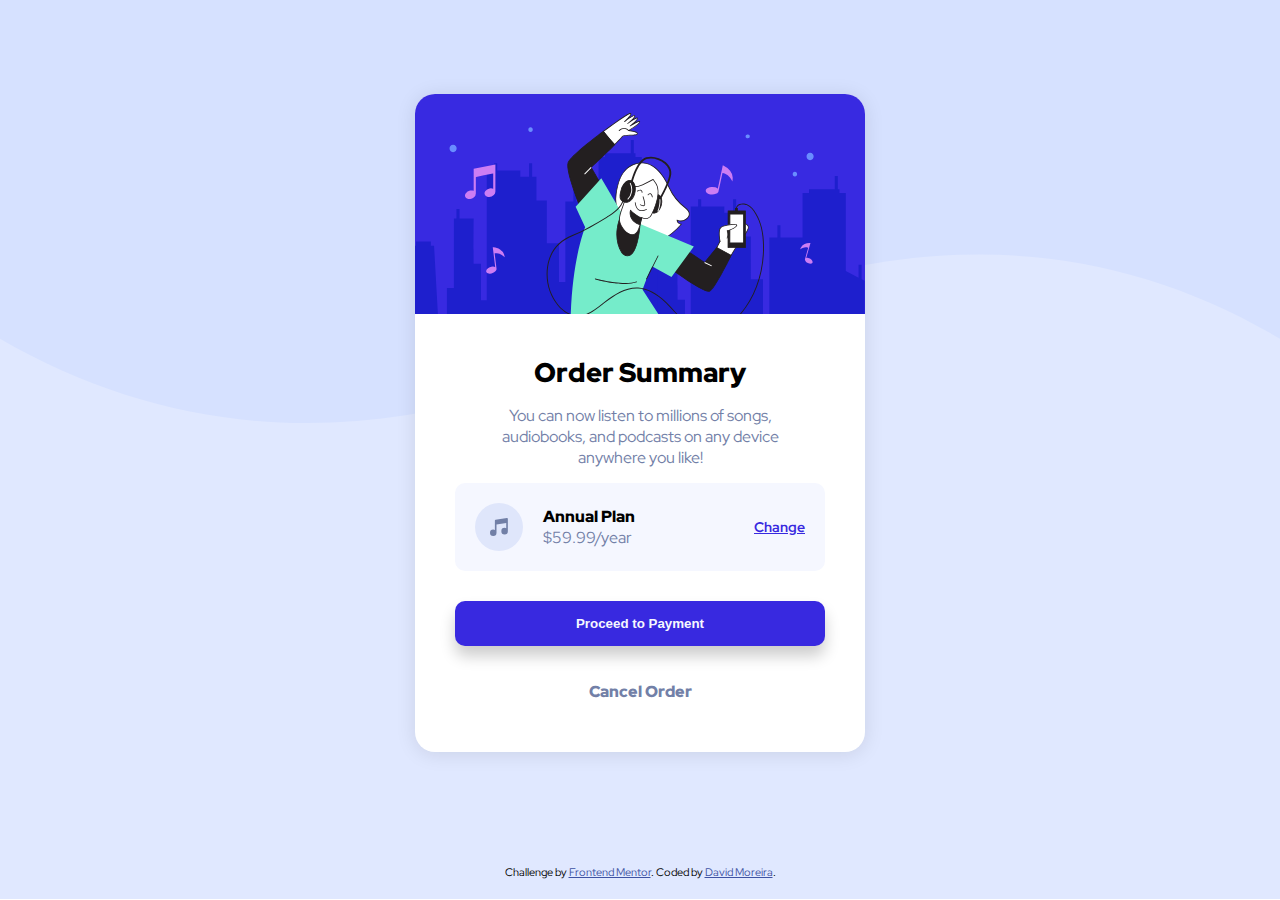
<file: order-summary-component-main/index.html>
<!DOCTYPE html>
<html lang="en">
   <head>
      <meta charset="UTF-8" />
      <meta name="viewport" content="width=device-width, initial-scale=1.0" />
      <!-- displays site properly based on user's device -->

      <link rel="icon" type="image/png" sizes="32x32" href="./images/favicon-32x32.png" />

      <!--Google Fonts-->
      <link rel="preconnect" href="https://fonts.googleapis.com" />
      <link rel="preconnect" href="https://fonts.gstatic.com" crossorigin />
      <link href="https://fonts.googleapis.com/css2?family=Red+Hat+Display:wght@500;700;900&display=swap" rel="stylesheet" />

      <title>Frontend Mentor | Order summary card</title>

      <!-- Style -->
      <link rel="stylesheet" href="style.css" />
   </head>
   <body>
      <div class="bg">
         <div class="container">
            <img src="images/illustration-hero.svg" alt="" />
            <div class="content">
               <h1>Order Summary</h1>
               <p>You can now listen to millions of songs, audiobooks, and podcasts on any device anywhere you like!</p>
               <div class="plan">
                  <img src="images/icon-music.svg" alt="" />
                  <div>
                     <h2>Annual Plan</h2>
                     <span>$59.99/year</span>
                  </div>
                  <a href="">Change</a>
               </div>
               <button class="btn-payment">Proceed to Payment</button>
               <a href="">Cancel Order</a>
            </div>
         </div>
      </div>
      <div class="attribution">Challenge by <a href="https://www.frontendmentor.io?ref=challenge" target="_blank">Frontend Mentor</a>. Coded by <a href="#">David Moreira</a>.</div>
   </body>
</html>
</file>
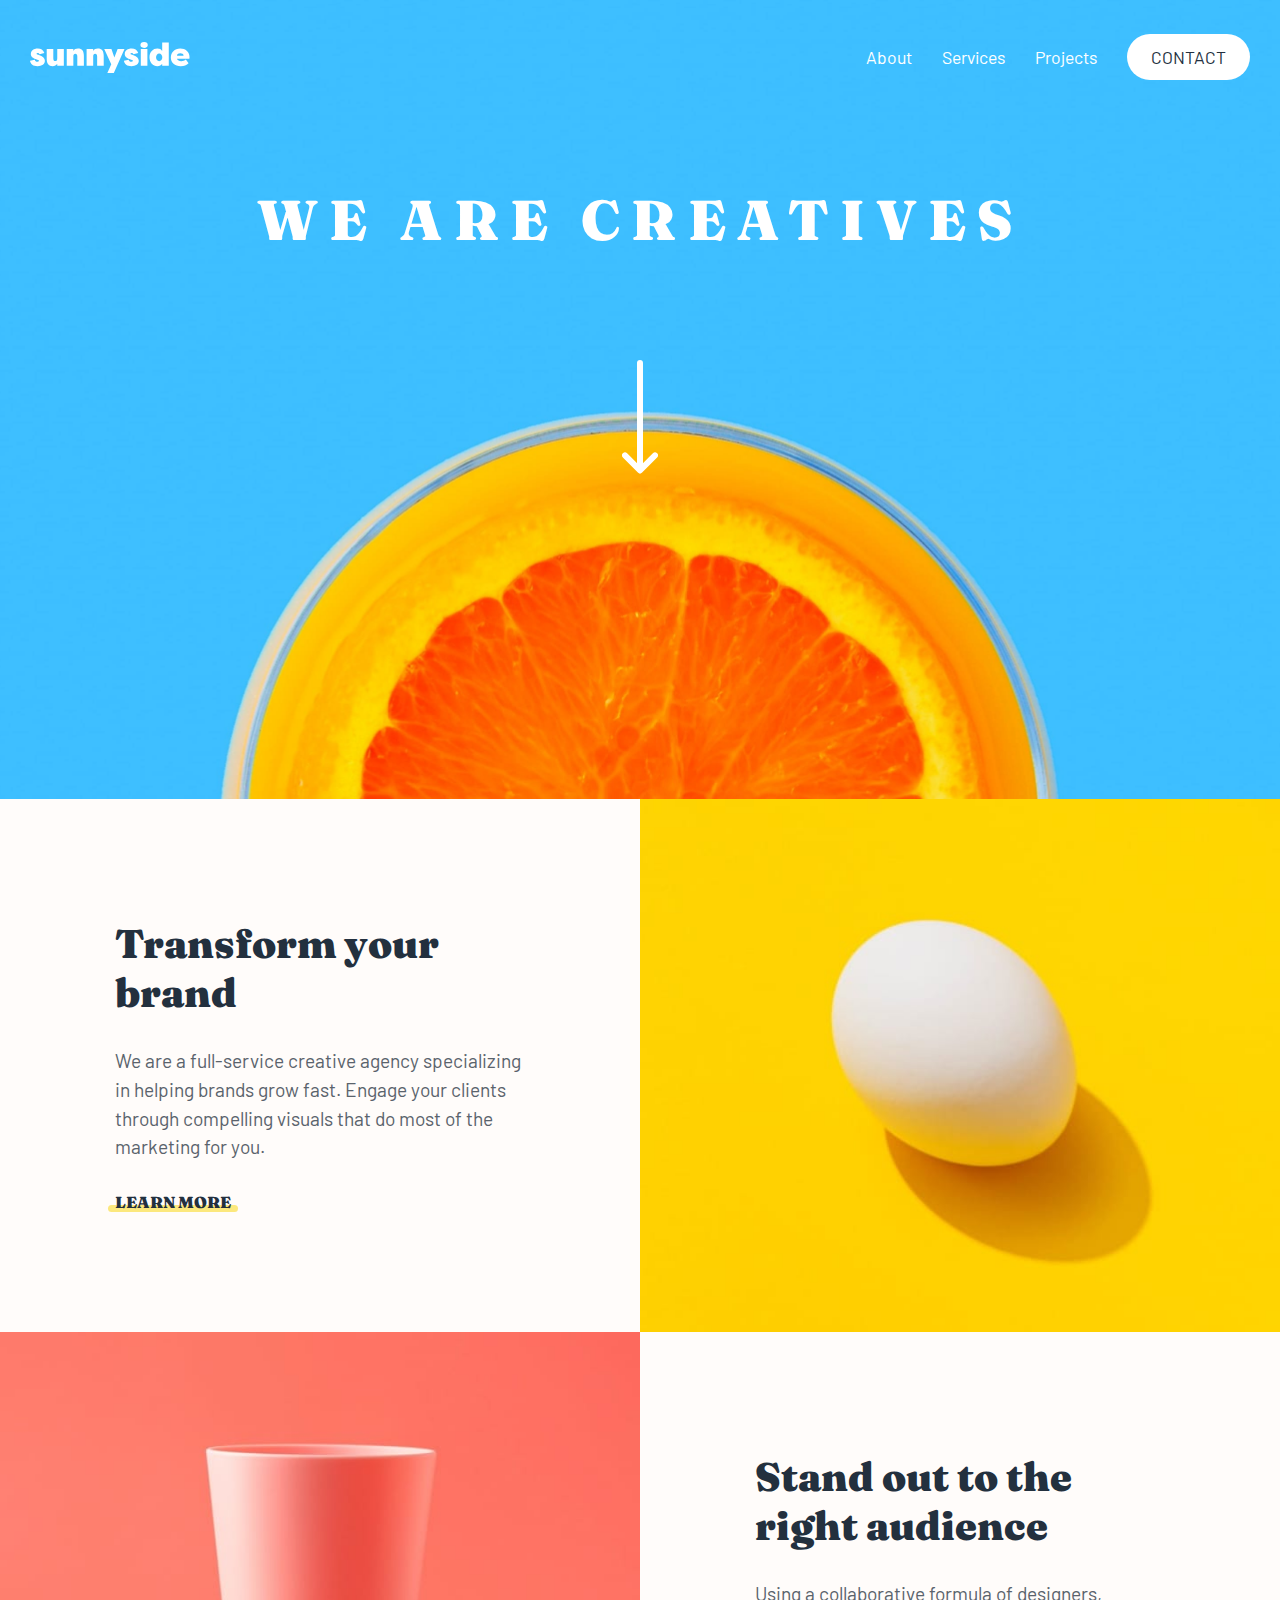
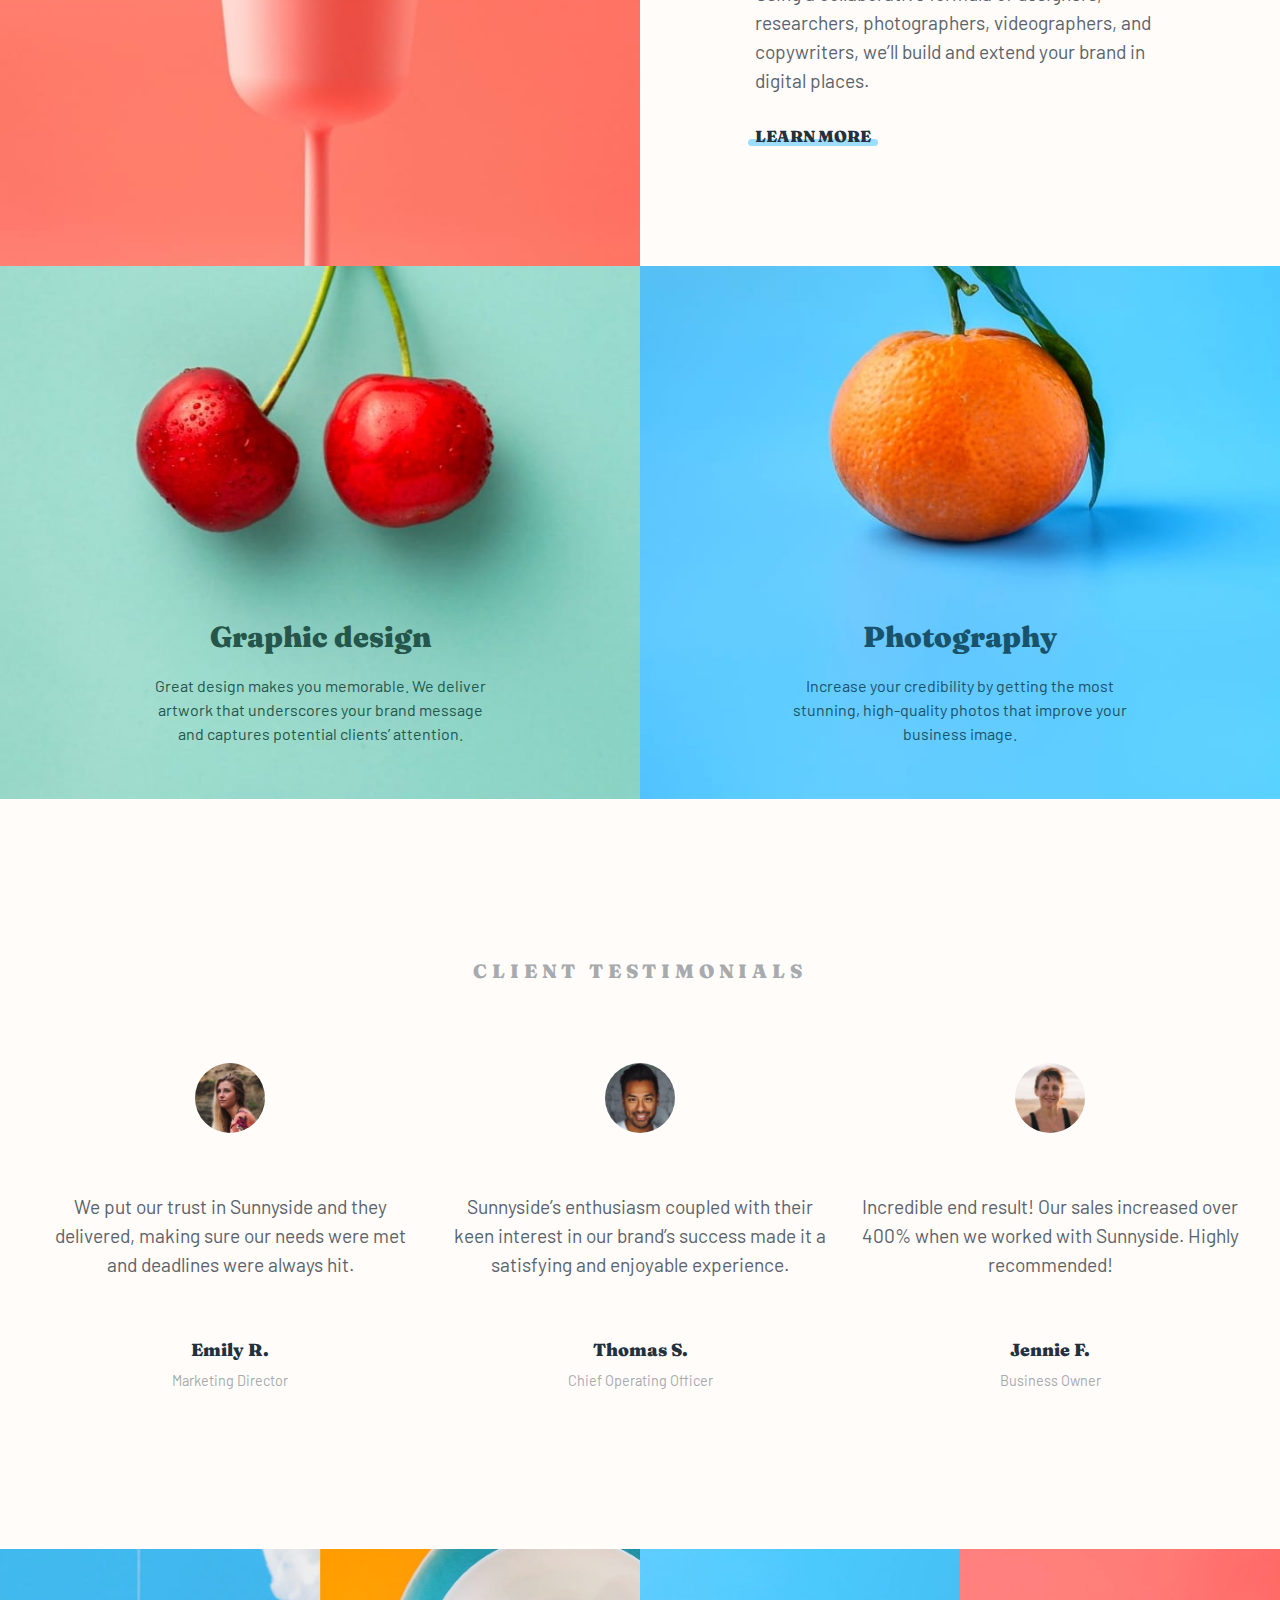
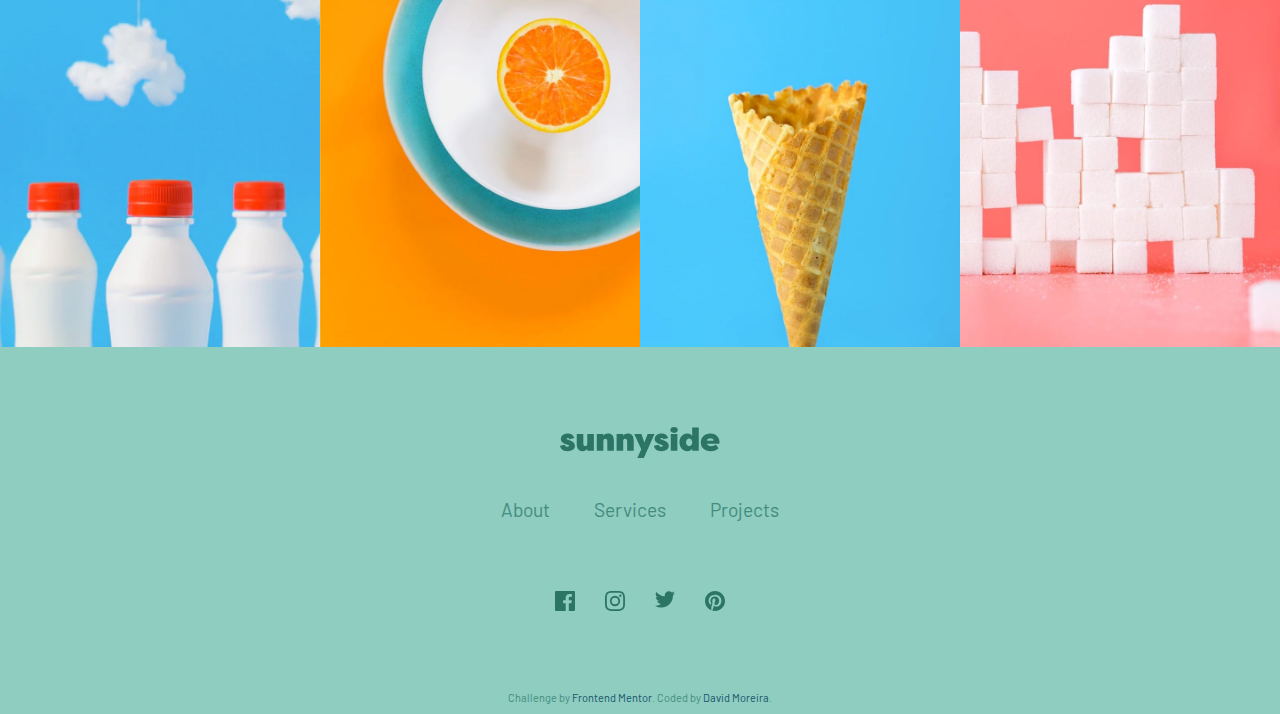
<file: sunnyside-agency-landing-page-main/index.html>
<!DOCTYPE html>
<html lang="pt-br">
   <head>
      <meta charset="UTF-8" />
      <meta name="viewport" content="width=device-width, initial-scale=1.0" />
      <link rel="preconnect" href="https://fonts.googleapis.com" />
      <link rel="preconnect" href="https://fonts.gstatic.com" crossorigin />
      <link href="https://fonts.googleapis.com/css2?family=Barlow:wght@600&family=Fraunces:opsz,wght@9..144,700;9..144,900&display=swap" rel="stylesheet" />
      <link rel="icon" type="image/png" sizes="32x32" href="./images/favicon-32x32.png" />
      <title>Frontend Mentor | Sunnyside</title>
      <link rel="stylesheet" href="./style/style.css" />
   </head>
   <body>
      <header class="container">
         <nav class="menu">
            <a href="./index.html"><img src="./images/logo.svg" alt="sunnyside logo" /></a>
            <button aria-label="Abrir Menu" id="btn-mobile" aria-haspopup="true" aria-controls="menu" aria-expanded="false">
               <span id="mobile-icon"></span>
            </button>
            <ul class="menu__links">
               <li><a href="#about">About</a></li>
               <li><a href="#services">Services</a></li>
               <li><a href="#projects">Projects</a></li>
               <li><a href="#contact">Contact</a></li>
            </ul>
         </nav>
         <h1>We are creatives</h1>
      </header>

      <main class="about container" id="about">
         <div class="about__content">
            <h2>Transform your brand</h2>
            <p>We are a full-service creative agency specializing in helping brands grow fast. Engage your clients through compelling visuals that do most of the marketing for you.</p>
            <a href="#" class="detail detail1">Learn more</a>
         </div>

         <picture id="img-transform">
            <source srcset="./images/desktop/image-transform.jpg" media="(min-width: 500px)" />
            <img src="./images/mobile/image-transform.jpg" alt="a egg with a yellow background" />
         </picture>

         <picture>
            <source srcset="./images/desktop/image-stand-out.jpg" media="(min-width: 500px)" />
            <img src="./images/mobile/image-stand-out.jpg" alt="a pink glass" />
         </picture>

         <div class="about__content">
            <h2>Stand out to the right audience</h2>
            <p>Using a collaborative formula of designers, researchers, photographers, videographers, and copywriters, we’ll build and extend your brand in digital places.</p>
            <a href="#" class="detail">Learn more</a>
         </div>
      </main>

      <section class="services container" id="services">
         <div class="services__content">
            <picture>
               <source srcset="./images/desktop/image-graphic-design.jpg" media="(min-width: 400px)" />
               <img src="./images/mobile/image-graphic-design.jpg" alt="" />
            </picture>
            <div class="services__content__text text-graphic">
               <h3>Graphic design</h3>
               <p>Great design makes you memorable. We deliver artwork that underscores your brand message and captures potential clients’ attention.</p>
            </div>
         </div>
         <div class="services__content">
            <picture>
               <source srcset="./images/desktop/image-photography.jpg" media="(min-width: 400px)" />
               <img src="./images/mobile/image-photography.jpg" alt="" />
            </picture>
            <div class="services__content__text text-photo">
               <h3>Photography</h3>
               <p>Increase your credibility by getting the most stunning, high-quality photos that improve your business image.</p>
            </div>
         </div>
      </section>

      <section class="testimonials container">
         <h2>Client testimonials</h2>
         <ul class="testimonials__list">
            <li class="testimonials__list__content">
               <img src="./images/image-emily.jpg" alt="" />
               <p>We put our trust in Sunnyside and they delivered, making sure our needs were met and deadlines were always hit.</p>
               <span>Emily R.</span>
               <span>Marketing Director</span>
            </li>
            <li class="testimonials__list__content">
               <img src="./images/image-thomas.jpg" alt="" />
               <p>Sunnyside’s enthusiasm coupled with their keen interest in our brand’s success made it a satisfying and enjoyable experience.</p>
               <span>Thomas S.</span>
               <span>Chief Operating Officer</span>
            </li>
            <li class="testimonials__list__content">
               <img src="./images/image-jennie.jpg" alt="" />
               <p>Incredible end result! Our sales increased over 400% when we worked with Sunnyside. Highly recommended!</p>
               <span>Jennie F.</span>
               <span>Business Owner</span>
            </li>
         </ul>
      </section>

      <section class="projects container" id="projects">
         <picture>
            <source srcset="./images/desktop/image-gallery-milkbottles.jpg" media="(min-width: 720px)" />
            <img src="./images/mobile/image-gallery-milkbottles.jpg" alt="" />
         </picture>
         <picture>
            <source srcset="./images/desktop/image-gallery-orange.jpg" media="(min-width: 720px)" />
            <img src="./images/mobile/image-gallery-orange.jpg" alt="" />
         </picture>
         <picture>
            <source srcset="./images/desktop/image-gallery-cone.jpg" media="(min-width: 720px)" />
            <img src="./images/mobile/image-gallery-cone.jpg" alt="" />
         </picture>
         <picture>
            <source srcset="./images/desktop/image-gallery-sugarcubes.jpg" media="(min-width: 720px)" />
            <img src="./images/mobile/image-gallery-sugar-cubes.jpg" alt="" />
         </picture>
      </section>

      <footer class="contact container" id="contact">
         <img src="./images/logo-footer.svg" alt="logo" />
         <ul class="contact__links">
            <li><a href="#about">About</a></li>
            <li><a href="#services">Services</a></li>
            <li><a href="#projects">Projects</a></li>
         </ul>
         <ul>
            <li class="contact__social">
               <a href="https://facebook.com" target="_blank"><img src="./images/icon-facebook.svg" alt="" /></a>
               <a href="https://instagram.com" target="_blank"><img src="./images/icon-instagram.svg" alt="" /></a>
               <a href="https://twitter.com" target="_blank"><img src="./images/icon-twitter.svg" alt="" /></a>
               <a href="https://pinterest.com" target="_blank"><img src="./images/icon-pinterest.svg" alt="" /></a>
            </li>
         </ul>
         <div class="attribution">Challenge by <a href="https://www.frontendmentor.io?ref=challenge" target="_blank">Frontend Mentor</a>. Coded by <a href="#">David Moreira</a>.</div>
      </footer>
      <script src="./js/script.js"></script>
   </body>
</html>
</file>
<file: order-summary-component-main/style.css>
* {
   margin: 0;
   padding: 0;
}

body {
   font-family: "Red Hat Display", sans-serif;
   text-align: center;
   max-width: 1440px;
   margin: 0 auto;
}

.bg {
   background-image: url(images/pattern-background-desktop.svg);
   background-repeat: no-repeat;
   background-color: hsl(225, 100%, 94%);
   background-size: 100% 50%;
   padding: 0 20px;
   box-sizing: border-box;
   height: calc(100vh - 55px);
   display: flex;
   flex-direction: column;
   place-content: center;
}

.container {
   background-color: hsl(0, 0%, 100%);
   margin: 0 auto;
   border-radius: 20px;
   box-shadow: rgba(0, 0, 0, 0.1) 0px 2px 20px 0px;
}

.container > img {
   border-radius: 20px 20px 0 0;
   max-width: 100%;
   display: block;
}

.content {
   padding: 40px;
   display: flex;
   flex-direction: column;
}

h1 {
   font-size: 1.7rem;
   font-weight: 900;
}

h2 {
   font-size: 1rem;
   font-weight: 900;
}

p {
   margin: 15px auto;
   max-width: 300px;
   color: hsl(224, 23%, 55%);
}

span {
   color: hsl(224, 23%, 55%);
}

.content > a {
   font-size: 1rem;
   font-weight: 900;
   text-decoration: none;
   color: hsl(224, 23%, 55%);
   padding: 10px;
   place-self: center;
}

.content > a:hover {
   color: hsl(224, 34%, 26%);
}

.plan {
   background-color: hsl(225, 100%, 98%);
   display: grid;
   grid-template-columns: auto 1fr auto;
   align-items: center;
   text-align: left;
   gap: 20px;
   padding: 20px;
   border-radius: 10px;
   margin-bottom: 30px;
}

.plan > a {
   font-size: 0.9rem;
   font-weight: 700;
   color: hsl(245, 75%, 52%);
}

.plan > a:hover {
   color: hsl(245, 85%, 69%);
}

.btn-payment {
   background-color: hsl(245, 75%, 52%);
   color: hsl(225, 100%, 98%);
   font-weight: 700;
   padding: 15px;
   border: none;
   border-radius: 10px;
   margin-bottom: 25px;
   cursor: pointer;
   box-shadow: rgba(0, 0, 0, 0.2) 0px 10px 15px 0px;
}

.btn-payment:hover {
   background-color: hsl(245, 85%, 69%);
}

.attribution {
   font-size: 11px;
   text-align: center;
   padding: 20px;
   background-color: hsl(225, 100%, 94%);
}
.attribution a {
   color: hsl(228, 45%, 44%);
}

@media (max-width: 450px) {
   .bg {
      background-image: url(images/pattern-background-mobile.svg);
   }
   .content {
      padding: 20px;
   }
   h1 {
      font-size: 1.5rem;
      font-weight: 900;
   }

   h2 {
      font-size: 0.9rem;
      font-weight: 900;
   }

   p,
   span,
   .content > a {
      font-size: 0.9rem;
   }
}
</file>
<file: sunnyside-agency-landing-page-main/style/style.css>
/* -----------GLOBAL------------ */
:root {
   --white: hsl(0, 0%, 100%);
   --offwhite: hsl(26, 100%, 99%);
   --grayish-blue: hsl(210, 4%, 67%);
   --dark-grayish-blue: hsl(232, 10%, 55%);
   --very-dark-grayish-blue: hsl(213, 9%, 39%);
   --very-dark-desaturated-blue: hsl(212, 27%, 19%);
   --moderate-cyan: hsl(168, 39%, 68%);
   --dark-moderate-cyan: hsl(168, 34%, 41%);
   --dark-blue: hsl(198, 62%, 26%);
   --light-blue: hsl(200, 100%, 72%);
   --blue: hsl(200, 100%, 62%);
   --dark-desaturated-cyan: hsl(167, 40%, 24%);
   --yellow: hsl(51, 100%, 49%);
   --soft-red: hsl(7, 99%, 70%);
}

* {
   margin: 0;
   padding: 0;
   box-sizing: border-box;
}

ul {
   list-style: none;
}

a {
   text-decoration: none;
}

html {
   font-family: "Barlow", sans-serif;
   color: var(--white);
   scroll-behavior: smooth;
}

h1,
h2,
h3 {
   font-family: "Fraunces", serif;
   font-weight: 900;
}

.container {
   max-width: 1440px;
   margin: 0 auto;
   background-color: var(--offwhite);
}

img {
   max-width: 100%;
   display: block;
}

/* -----------HEADER------------ */

header {
   background: url(../images/desktop/image-header.jpg) no-repeat center bottom;
   background-color: var(--blue);
   background-size: cover;
   padding: 30px 0px;
   position: relative;
}

.menu {
   display: flex;
   flex-wrap: wrap;
   align-items: center;
   justify-content: space-between;
   padding-left: 30px;
   padding-right: 30px;
   position: relative;
}

.menu img {
   width: 160px;
}

#btn-mobile {
   display: none;
}

.menu__links {
   display: flex;
   flex-wrap: wrap;
   align-items: center;
   gap: 30px;
}

.menu a {
   color: var(--white);
   font-size: 1.1rem;
   padding: 12px 0px;
   transition: 0.2s;
}

.menu a:hover {
   color: var(--offwhite);
}

.menu li:last-child a {
   background-color: var(--white);
   color: var(--very-dark-desaturated-blue);
   border-radius: 30px;
   padding: 12px 24px;
   text-transform: uppercase;
   transition: 0.2s;
}

.menu li:last-child a:hover {
   background-color: var(--light-blue);
   color: var(--white);
}

h1 {
   color: var(--white);
   font-size: 3.5rem;
   text-transform: uppercase;
   text-align: center;
   letter-spacing: 0.7rem;
   margin-bottom: 515px;
   margin-top: 100px;
}

header::after {
   content: "";
   display: block;
   width: 36px;
   height: 114px;
   background: url(../images/icon-arrow-down.svg);
   position: absolute;
   left: 50%;
   bottom: 325px;
   transform: translate(-50%, 0%);
}

@media (max-width: 800px) {
   .menu__links {
      background: var(--white);
      display: grid;
      place-content: center;
      text-align: center;
      gap: 40px;
      position: absolute;
      height: 300px;
      width: calc(100vw - 110px);
      top: 80px;
      right: 50px;
      padding: 40px 20px;
      visibility: hidden;
      transition: 0s;
      z-index: 5;
   }

   .menu__links::before {
      content: "";
      position: absolute;
      top: -19px;
      right: -20px;
      border: 20px solid transparent;
      border-left-color: var(--white);
      transform: rotate(45deg);
   }

   .menu.active .menu__links {
      visibility: visible;
   }

   .menu__links a {
      color: var(--very-dark-grayish-blue);
      transition: 0s;
      padding: 10px 40px;
   }

   .menu__links a:hover {
      color: var(--very-dark-desaturated-blue);
   }

   .menu li:last-child a {
      background-color: var(--yellow);
      transition: 0s;
   }

   .menu li:last-child a:hover {
      background-color: hsl(51, 100%, 45%);
      color: var(--white);
   }

   /* -------BOTAO MOBILE------- */
   #btn-mobile {
      display: flex;
      gap: 10px;
      padding: 8px 16px;
      font-size: 1rem;
      color: #fff;
      border: none;
      background: none;
      cursor: pointer;
   }
   #mobile-icon {
      border-top: 2px solid;
      width: 25px;
   }
   #mobile-icon::after,
   #mobile-icon::before {
      content: "";
      display: block;
      width: 25px;
      height: 2px;
      background-color: currentColor;
      margin-top: 7px;
      transition: 0.3s;
      position: relative;
   }

   .menu.active #mobile-icon {
      border-top-color: transparent;
   }
   .menu.active #mobile-icon::before {
      transform: rotate(136deg);
   }
   .menu.active #mobile-icon::after {
      transform: rotate(-136deg);
      top: -9px;
   }
}

@media (max-width: 720px) {
   h1 {
      font-size: 3rem;
   }
}

@media (max-width: 500px) {
   h1 {
      font-size: 2.5rem;
   }
   header {
      background-image: url(../images/mobile/image-header.jpg);
   }
   h1 {
      margin-bottom: 400px;
   }
   header::after {
      bottom: 200px;
   }
}

@media (max-width: 380px) {
   h1 {
      font-size: 2.2rem;
   }
}

/* --------------ABOUT-------------- */
.about {
   display: grid;
   grid-template-columns: 1fr 1fr;
   padding: 0;
}

.about__content {
   display: flex;
   flex-direction: column;
   max-width: 450px;
   max-height: 450px;
   padding: 20px;
   margin: auto auto;
}

.about__content h2 {
   color: var(--very-dark-desaturated-blue);
   font-size: 2.5rem;
   margin-bottom: 30px;
}

.about__content p {
   color: var(--very-dark-grayish-blue);
   font-size: 1.2rem;
   line-height: 1.5;
   margin-bottom: 30px;
}

.detail {
   color: var(--very-dark-desaturated-blue);
   font-family: "Fraunces", serif;
   font-weight: 900;
   text-transform: uppercase;
   position: relative;
   z-index: 2;
   place-self: start;
}

.detail::after {
   content: "";
   display: block;
   width: 130px;
   height: 7px;
   background-color: var(--blue);
   bottom: 0px;
   left: -7px;
   border-radius: 7px;
   position: absolute;
   z-index: -1;
   opacity: 0.5;
}

.detail:hover::after {
   opacity: 1;
}

.detail1::after {
   background-color: var(--yellow);
}

@media (max-width: 950px) {
   .about__content h2 {
      font-size: 2rem;
   }
   .about__content p {
      font-size: 1rem;
   }
}

@media (max-width: 720px) {
   .about {
      grid-template-columns: 1fr;
   }
   .detail {
      place-self: center;
   }
   .about__content {
      max-width: 600px;
      max-height: initial;
      padding-top: 120px;
      padding-bottom: 120px;
      text-align: center;
   }
   #img-transform {
      grid-row: 1;
   }
}

@media (max-width: 450px) {
   .about__content {
      padding-top: 60px;
      padding-bottom: 60px;
   }
}

/* --------------SERVICES----------- */

.services {
   display: grid;
   grid-template-columns: 1fr 1fr;
}

.services__content {
   position: relative;
}

.services__content__text {
   position: absolute;
   bottom: 10%;
   left: 50%;
   transform: translate(-50%, 0%);
   text-align: center;
}

.services__content__text h3 {
   font-size: 1.8rem;
   margin-bottom: 20px;
}

.services__content__text p {
   font-size: 1rem;
   line-height: 1.5;
   min-width: 350px;
}

.text-graphic {
   color: var(--dark-desaturated-cyan);
}

.text-photo {
   color: var(--dark-blue);
}

@media (max-width: 950px) {
   .services__content__text h3 {
      font-size: 1.5rem;
   }
   .services__content__text p {
      font-size: 0.9rem;
   }
}

@media (max-width: 720px) {
   .services {
      grid-template-columns: 1fr;
   }
}
/*----------- TESTIMONIALS -------------*/
.testimonials {
   text-align: center;
   color: var(--very-dark-grayish-blue);
   padding: 160px 20px;
}

.testimonials h2 {
   font-size: 1.2rem;
   letter-spacing: 0.3rem;
   text-transform: uppercase;
   color: var(--grayish-blue);
   margin-bottom: 80px;
}

.testimonials__list {
   display: flex;
   justify-content: center;
   gap: 30px;
}

.testimonials__list__content {
   display: flex;
   flex-direction: column;
   place-content: center;
   max-width: 380px;
}

.testimonials__list__content img {
   max-width: 70px;
   border-radius: 50%;
   place-self: center;
   margin-bottom: 60px;
}

.testimonials__list__content p {
   font-size: 1.2rem;
   line-height: 1.5;
   margin-bottom: 60px;
}

.testimonials__list__content span:first-of-type {
   font-size: 1.1rem;
   font-family: "Fraunces", serif;
   font-weight: 900;
   color: var(--very-dark-desaturated-blue);
   margin-bottom: 12px;
}

.testimonials__list__content span:last-of-type {
   font-size: 0.9rem;
   color: var(--grayish-blue);
}

@media (max-width: 950px) {
   .testimonials__list {
      display: grid;
      gap: 60px;
   }
   .testimonials h2 {
      margin-bottom: 60px;
   }
   .testimonials__list__content {
      place-items: center;
   }
   .testimonials__list__content img {
      margin-bottom: 30px;
   }
   .testimonials__list__content p {
      margin-bottom: 30px;
   }
}

@media (max-width: 450px) {
   .testimonials {
      padding: 60px 20px;
   }
   .testimonials h2 {
      font-size: 1.1rem;
   }
   .testimonials__list__content p {
      font-size: 1.1rem;
   }
   .testimonials__list__content span:first-of-type {
      font-size: 1rem;
   }
   .testimonials__list__content span:last-of-type {
      font-size: 0.8rem;
   }
}

/* ------------PROJECTS------------- */
.projects {
   display: grid;
   grid-template-columns: repeat(4, 1fr);
}

@media (max-width: 720px) {
   .projects {
      grid-template-columns: 1fr 1fr;
   }
}
/* -------------CONTACT-------------- */
.contact {
   background-color: var(--moderate-cyan);
   padding-top: 80px;
}

.contact > img {
   margin-left: auto;
   margin-right: auto;
   margin-bottom: 40px;
   width: 160px;
   fill: var(--dark-moderate-cyan);
}

.contact__links {
   text-align: center;
   display: flex;
   place-content: center;
   margin-bottom: 60px;
   gap: 20px;
}

.contact__links a {
   color: var(--dark-moderate-cyan);
   padding: 12px 12px;
   font-size: 1.2rem;
}

.contact__social {
   display: flex;
   place-content: center;
   gap: 10px;
   margin-bottom: 60px;
}

.contact__social a {
   padding: 10px;
}

.attribution {
   font-size: 11px;
   text-align: center;
   padding: 10px;
   color: var(--dark-moderate-cyan);
}
.attribution a {
   color: var(--dark-blue);
}
</file>
